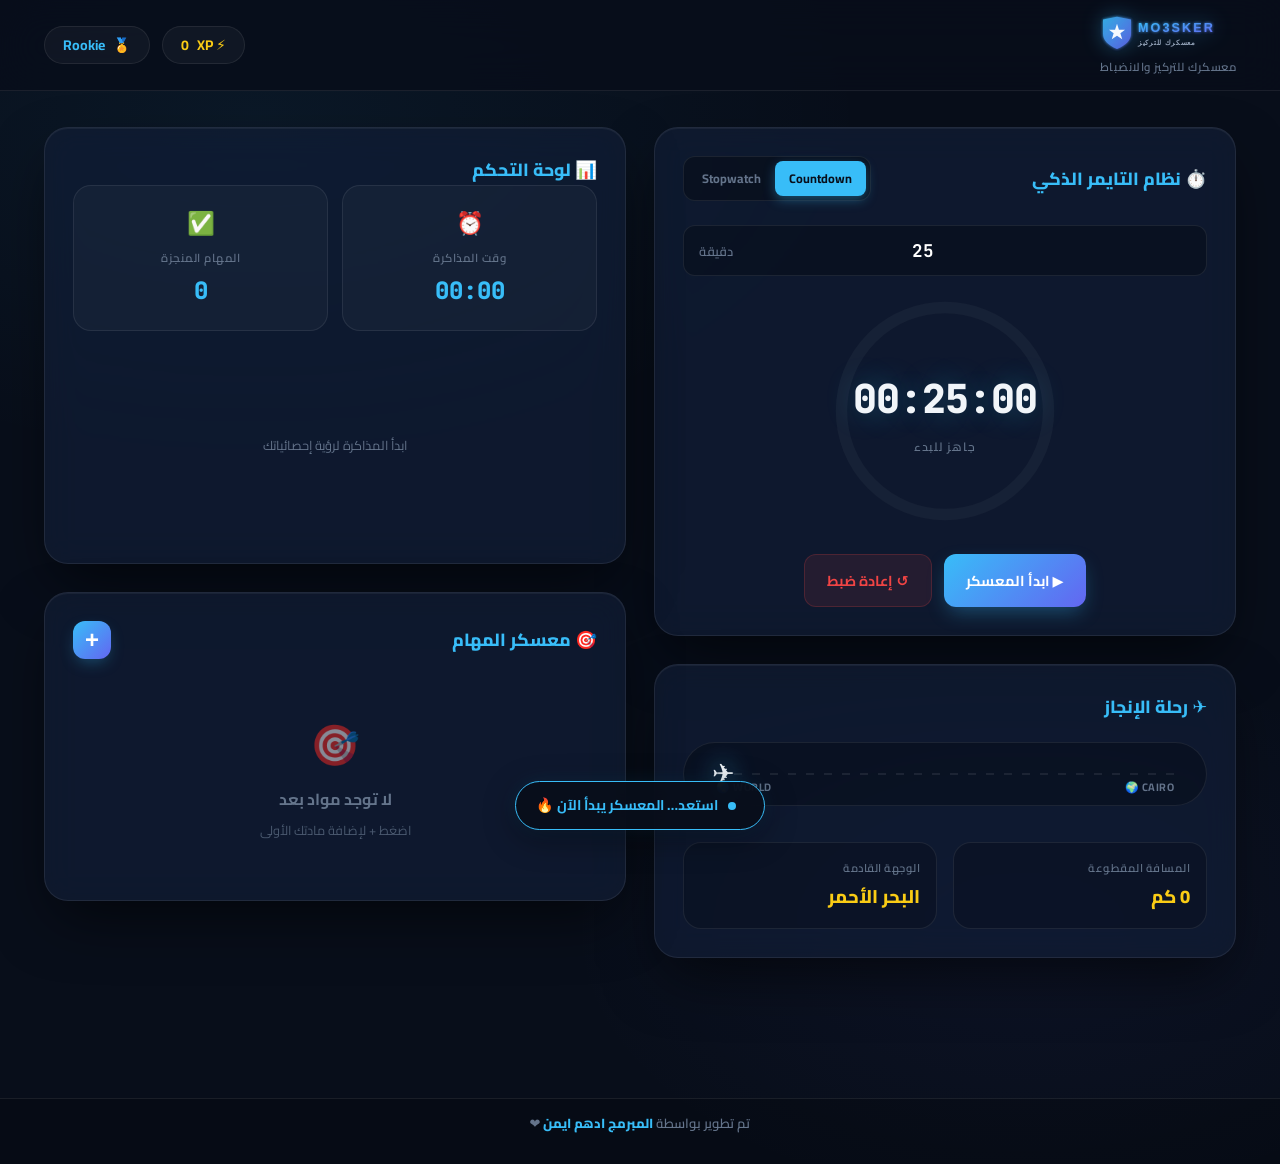
<file: index.html>
<!DOCTYPE html>
<html lang="ar" dir="rtl">
<head>
    <meta charset="UTF-8">
    <meta name="viewport" content="width=device-width, initial-scale=1.0">
    <meta name="theme-color" content="#38bdf8">
    <meta name="description" content="معسكرك الرقمي للتركيز والانضباط في المذاكرة">
    <meta name="apple-mobile-web-app-capable" content="yes">
    <meta name="apple-mobile-web-app-status-bar-style" content="black-translucent">
    <meta name="apple-mobile-web-app-title" content="MO3SKER">
    <title>MO3SKER — معسكرك للتركيز والانضباط</title>
    <link rel="manifest" href="./manifest.json">
    <link rel="preconnect" href="https://fonts.googleapis.com">
    <link rel="preconnect" href="https://fonts.gstatic.com" crossorigin>
    <link rel="stylesheet" href="https://fonts.googleapis.com/css2?family=Orbitron:wght@700;900&family=Cairo:wght@400;600;700;900&family=JetBrains+Mono:wght@700&display=swap">
    <link rel="stylesheet" href="./style.css">
</head>
<body>
<div id="app">

    <!-- PWA Install Banner -->
    <div id="pwa-banner" class="pwa-banner" style="display:none;">
        <div class="pwa-banner-content">
            <div class="pwa-icon-wrap">
                <img src="./logo.svg" alt="Logo" width="36" height="36">
            </div>
            <div class="pwa-text">
                <strong>ثبّت MO3SKER على جهازك</strong>
                <span>تجربة أفضل وعمل بدون إنترنت</span>
            </div>
            <div class="pwa-actions">
                <button id="pwa-install-btn" class="btn btn-primary btn-sm">تثبيت الآن</button>
                <button id="pwa-dismiss-btn" class="pwa-close">✕</button>
            </div>
        </div>
    </div>

    <!-- Header -->
    <header class="glass-header">
        <div class="header-content container">
            <div class="logo-area">
                <img src="./logo.svg" alt="MO3SKER" class="logo-img">
                <p class="tagline">معسكرك للتركيز والانضباط</p>
            </div>
            <div class="user-stats-header">
                <div class="stat-pill xp-pill">
                    <span>⚡ XP</span>
                    <span id="total-xp">0</span>
                </div>
                <div class="stat-pill level-pill">
                    <span>🏅</span>
                    <span id="user-level">Rookie</span>
                </div>
            </div>
        </div>
    </header>

    <main class="container main-layout">
        <!-- Left Column -->
        <div class="column">

            <!-- Timer Card -->
            <section class="card timer-card glass">
                <div class="card-header">
                    <h2 class="card-title">⏱️ نظام التايمر الذكي</h2>
                    <div class="timer-mode-toggle">
                        <button id="mode-countdown" class="active">Countdown</button>
                        <button id="mode-stopwatch">Stopwatch</button>
                    </div>
                </div>
                <div id="countdown-setup" class="setup-area">
                    <div class="input-wrapper">
                        <input type="number" id="timer-input" placeholder="الدقائق" min="1" max="240" value="25">
                        <span class="input-suffix">دقيقة</span>
                    </div>
                </div>
                <div class="timer-display-container">
                    <div id="timer-display" class="timer-text">00:25:00</div>
                    <div class="timer-status-label" id="timer-status">جاهز للبدء</div>
                    <div class="timer-progress-ring">
                        <svg viewBox="0 0 100 100">
                            <circle class="ring-bg" cx="50" cy="50" r="45"></circle>
                            <circle id="ring-progress" class="ring-fg" cx="50" cy="50" r="45"></circle>
                        </svg>
                    </div>
                </div>
                <div class="timer-controls">
                    <button id="timer-start" class="btn btn-primary">▶ ابدأ المعسكر</button>
                    <button id="timer-pause" class="btn btn-secondary" style="display:none;">⏸ إيقاف مؤقت</button>
                    <button id="timer-reset" class="btn btn-danger">↺ إعادة ضبط</button>
                </div>
            </section>

            <!-- Flight Card -->
            <section class="card flight-card glass">
                <h2 class="card-title">✈️ رحلة الإنجاز</h2>
                <div class="flight-track-container">
                    <div class="track-line"></div>
                    <div id="plane-trail" class="plane-trail"></div>
                    <div id="plane" class="plane">✈️</div>
                    <div class="track-labels">
                        <span class="label-start">Cairo 🌍</span>
                        <span class="label-end">World 🌏</span>
                    </div>
                </div>
                <div class="flight-info">
                    <div class="info-item">
                        <span class="label">المسافة المقطوعة</span>
                        <span id="flight-distance" class="value">0 كم</span>
                    </div>
                    <div class="info-item">
                        <span class="label">الوجهة القادمة</span>
                        <span id="next-destination" class="value">البحر الأحمر</span>
                    </div>
                </div>
            </section>
        </div>

        <!-- Right Column -->
        <div class="column">

            <!-- Analytics Card -->
            <section class="card analytics-card glass">
                <h2 class="card-title">📊 لوحة التحكم</h2>
                <div class="stats-grid">
                    <div class="stat-box">
                        <span class="stat-icon">⏰</span>
                        <span class="label">وقت المذاكرة</span>
                        <span id="stat-total-time" class="value">00:00</span>
                    </div>
                    <div class="stat-box">
                        <span class="stat-icon">✅</span>
                        <span class="label">المهام المنجزة</span>
                        <span id="stat-tasks-done" class="value">0</span>
                    </div>
                </div>
                <div class="chart-container">
                    <canvas id="activity-chart"></canvas>
                    <p class="chart-empty" id="chart-empty">ابدأ المذاكرة لرؤية إحصائياتك</p>
                </div>
            </section>

            <!-- Camp Card -->
            <section class="card camp-card glass">
                <div class="card-header">
                    <h2 class="card-title">🎯 معسكر المهام</h2>
                    <button id="add-subject-btn" class="btn-icon" title="إضافة مادة">+</button>
                </div>
                <div id="subjects-container" class="subjects-list"></div>
                <div class="camp-empty" id="camp-empty">
                    <div class="empty-icon">🎯</div>
                    <p>لا توجد مواد بعد</p>
                    <small>اضغط + لإضافة مادتك الأولى</small>
                </div>
            </section>
        </div>
    </main>

    <!-- Motivation Bar -->
    <div id="motivation-engine" class="motivation-bar">
        <div class="motivation-inner">
            <span class="motivation-pulse"></span>
            <p id="motivation-text">استعد… المعسكر يبدأ الآن 🔥</p>
        </div>
    </div>

    <!-- Footer -->
    <footer class="app-footer">
        <p class="footer-credit">تم تطوير بواسطة <span class="dev-name">المبرمج ادهم ايمن</span> ❤️</p>
    </footer>

    <!-- Modal -->
    <div id="modal-overlay" class="modal-overlay" style="display:none;">
        <div class="modal glass">
            <div class="modal-header">
                <h3 id="modal-title">إضافة مادة جديدة</h3>
                <button class="modal-close-btn" id="modal-close">✕</button>
            </div>
            <div id="modal-content">
                <div class="form-group">
                    <label class="form-label">اسم المادة *</label>
                    <input type="text" id="subject-name-input" placeholder="مثال: الرياضيات">
                </div>
                <div class="form-group">
                    <label class="form-label">عدد المهام *</label>
                    <input type="number" id="subject-tasks-input" placeholder="عدد المهام" min="1" max="20" value="3">
                </div>
                <div class="form-group">
                    <label class="form-label">رابط صورة (اختياري)</label>
                    <input type="text" id="subject-image-input" placeholder="https://...">
                </div>
            </div>
            <div class="modal-actions">
                <button id="modal-confirm" class="btn btn-primary">✓ تأكيد الإضافة</button>
                <button id="modal-cancel" class="btn btn-secondary">إلغاء</button>
            </div>
        </div>
    </div>

    <!-- Level Up -->
    <div id="level-up-notif" class="level-up-notif" style="display:none;">
        <div class="notif-content">
            <div class="glow"></div>
            <div class="level-stars">⭐⭐⭐</div>
            <h2>Level Up!</h2>
            <p id="new-level-name">Warrior</p>
            <small>استمر في الإنجاز!</small>
        </div>
    </div>

    <!-- Confetti -->
    <canvas id="confetti-canvas"></canvas>
</div>

<script src="./script.js"></script>
</body>
</html>
</file>
<file: style.css>
/* =========================================
   MO3SKER — Ultra Modern UI 2026
   تطوير بواسطة المبرمج ادهم ايمن
   ========================================= */

/* ===== CSS Variables ===== */
:root {
    --bg-color: #080e1a;
    --bg-secondary: #0d1525;
    --card-bg: rgba(18, 28, 50, 0.75);
    --primary: #38bdf8;
    --primary-glow: rgba(56, 189, 248, 0.35);
    --primary-dark: #0ea5e9;
    --secondary: #6366f1;
    --secondary-glow: rgba(99, 102, 241, 0.3);
    --accent: #facc15;
    --accent-glow: rgba(250, 204, 21, 0.35);
    --success: #22c55e;
    --success-glow: rgba(34, 197, 94, 0.3);
    --danger: #ef4444;
    --danger-glow: rgba(239, 68, 68, 0.2);
    --text-main: #f1f5f9;
    --text-dim: #64748b;
    --text-mid: #94a3b8;
    --glass-border: rgba(255, 255, 255, 0.08);
    --glass-border-hover: rgba(56, 189, 248, 0.4);
    --transition: all 0.35s cubic-bezier(0.4, 0, 0.2, 1);
    --shadow-deep: 0 25px 60px -12px rgba(0, 0, 0, 0.6);
    --shadow-glow: 0 0 40px rgba(56, 189, 248, 0.12);
    --font-display: 'Orbitron', 'Cairo', sans-serif;
    --font-body: 'Cairo', system-ui, sans-serif;
    --font-mono: 'JetBrains Mono', monospace;
    --radius-sm: 12px;
    --radius-md: 18px;
    --radius-lg: 24px;
    --radius-xl: 32px;
}

/* ===== Reset & Base ===== */
*, *::before, *::after {
    box-sizing: border-box;
    margin: 0;
    padding: 0;
    -webkit-tap-highlight-color: transparent;
}

html {
    scroll-behavior: smooth;
}

body {
    background-color: var(--bg-color);
    background-image:
        radial-gradient(ellipse 80% 50% at 20% 10%, rgba(56, 189, 248, 0.06) 0%, transparent 60%),
        radial-gradient(ellipse 60% 40% at 80% 80%, rgba(99, 102, 241, 0.05) 0%, transparent 60%);
    color: var(--text-main);
    font-family: var(--font-body);
    font-size: 16px;
    line-height: 1.6;
    overflow-x: hidden;
    min-height: 100vh;
}

/* ===== Container ===== */
.container {
    max-width: 1240px;
    margin: 0 auto;
    padding: 0 24px;
}

/* ===== Glassmorphism ===== */
.glass {
    background: var(--card-bg);
    backdrop-filter: blur(16px) saturate(180%);
    -webkit-backdrop-filter: blur(16px) saturate(180%);
    border: 1px solid var(--glass-border);
    border-radius: var(--radius-lg);
    box-shadow: var(--shadow-deep), inset 0 1px 0 rgba(255,255,255,0.05);
}

/* ===== PWA Install Banner ===== */
.pwa-banner {
    position: fixed;
    top: 0;
    left: 0;
    right: 0;
    z-index: 999;
    background: linear-gradient(135deg, rgba(14, 165, 233, 0.95), rgba(99, 102, 241, 0.95));
    backdrop-filter: blur(12px);
    padding: 12px 20px;
    animation: slideDown 0.4s ease-out;
}

@keyframes slideDown {
    from { transform: translateY(-100%); opacity: 0; }
    to { transform: translateY(0); opacity: 1; }
}

.pwa-banner-content {
    max-width: 1240px;
    margin: 0 auto;
    display: flex;
    align-items: center;
    gap: 16px;
    flex-wrap: wrap;
}

.pwa-icon-wrap img {
    border-radius: 8px;
    filter: brightness(0) invert(1);
}

.pwa-text {
    flex: 1;
    min-width: 200px;
}

.pwa-text strong {
    display: block;
    font-size: 0.95rem;
    font-weight: 700;
    color: white;
}

.pwa-text span {
    font-size: 0.8rem;
    color: rgba(255,255,255,0.8);
}

.pwa-actions {
    display: flex;
    align-items: center;
    gap: 10px;
}

.btn-sm {
    padding: 8px 18px !important;
    font-size: 0.85rem !important;
    background: white !important;
    color: #0ea5e9 !important;
}

.pwa-close {
    background: rgba(255,255,255,0.2);
    border: none;
    color: white;
    width: 30px;
    height: 30px;
    border-radius: 50%;
    cursor: pointer;
    font-size: 0.85rem;
    transition: var(--transition);
    display: flex;
    align-items: center;
    justify-content: center;
}

.pwa-close:hover {
    background: rgba(255,255,255,0.35);
}

/* ===== Header ===== */
.glass-header {
    position: sticky;
    top: 0;
    z-index: 100;
    background: rgba(8, 14, 26, 0.85);
    backdrop-filter: blur(20px);
    -webkit-backdrop-filter: blur(20px);
    border-bottom: 1px solid var(--glass-border);
    padding: 14px 0;
    transition: var(--transition);
}

.header-content {
    display: flex;
    justify-content: space-between;
    align-items: center;
    gap: 16px;
}

/* ===== Logo ===== */
.logo-area {
    display: flex;
    flex-direction: column;
    gap: 2px;
}

.logo-img {
    height: 42px;
    width: auto;
    filter: drop-shadow(0 0 10px var(--primary-glow));
    transition: var(--transition);
}

.logo-img:hover {
    filter: drop-shadow(0 0 18px var(--primary-glow)) brightness(1.1);
}

.tagline {
    font-size: 0.72rem;
    color: var(--text-dim);
    font-weight: 600;
    letter-spacing: 0.5px;
}

/* ===== Header Stats ===== */
.user-stats-header {
    display: flex;
    gap: 12px;
    align-items: center;
}

.stat-pill {
    padding: 7px 18px;
    border-radius: 99px;
    font-size: 0.88rem;
    font-weight: 700;
    display: flex;
    align-items: center;
    gap: 8px;
    background: rgba(255, 255, 255, 0.04);
    border: 1px solid var(--glass-border);
    transition: var(--transition);
}

.stat-pill:hover {
    border-color: var(--glass-border-hover);
    background: rgba(56, 189, 248, 0.05);
}

.xp-pill { color: var(--accent); }
.level-pill { color: var(--primary); }

/* ===== Main Layout ===== */
.main-layout {
    display: grid;
    grid-template-columns: 1fr 1fr;
    gap: 28px;
    padding: 36px 24px 120px;
}

.column {
    display: flex;
    flex-direction: column;
    gap: 28px;
}

/* ===== Cards ===== */
.card {
    padding: 28px;
    transition: var(--transition);
    position: relative;
    overflow: hidden;
}

.card::before {
    content: '';
    position: absolute;
    top: 0;
    left: 0;
    right: 0;
    height: 2px;
    background: linear-gradient(90deg, transparent, var(--primary), transparent);
    opacity: 0;
    transition: var(--transition);
}

.card:hover::before {
    opacity: 0.7;
}

.card:hover {
    transform: translateY(-4px);
    border-color: rgba(56, 189, 248, 0.25);
    box-shadow: var(--shadow-deep), var(--shadow-glow);
}

.card-header {
    display: flex;
    justify-content: space-between;
    align-items: center;
    margin-bottom: 24px;
}

.card-title {
    font-size: 1.1rem;
    font-weight: 800;
    color: var(--primary);
    display: flex;
    align-items: center;
    gap: 8px;
    font-family: var(--font-body);
}

/* ===== Timer ===== */
.timer-mode-toggle {
    display: flex;
    background: rgba(0, 0, 0, 0.3);
    padding: 4px;
    border-radius: var(--radius-sm);
    border: 1px solid var(--glass-border);
}

.timer-mode-toggle button {
    padding: 6px 14px;
    border: none;
    background: none;
    color: var(--text-dim);
    font-size: 0.78rem;
    font-weight: 700;
    cursor: pointer;
    border-radius: 8px;
    transition: var(--transition);
    font-family: var(--font-body);
    white-space: nowrap;
}

.timer-mode-toggle button.active {
    background: var(--primary);
    color: var(--bg-color);
    box-shadow: 0 4px 12px var(--primary-glow);
}

/* Input Wrapper */
.setup-area {
    margin-bottom: 20px;
}

.input-wrapper {
    position: relative;
    display: flex;
    align-items: center;
}

#timer-input {
    width: 100%;
    background: rgba(0, 0, 0, 0.25);
    border: 1px solid var(--glass-border);
    padding: 13px 60px 13px 16px;
    border-radius: var(--radius-sm);
    color: white;
    text-align: center;
    font-size: 1.1rem;
    font-weight: 700;
    font-family: var(--font-mono);
    outline: none;
    transition: var(--transition);
    -moz-appearance: textfield;
}

#timer-input::-webkit-inner-spin-button,
#timer-input::-webkit-outer-spin-button {
    -webkit-appearance: none;
}

#timer-input:focus {
    border-color: var(--primary);
    box-shadow: 0 0 0 3px var(--primary-glow);
}

.input-suffix {
    position: absolute;
    left: 16px;
    color: var(--text-dim);
    font-size: 0.8rem;
    font-weight: 600;
    pointer-events: none;
}

/* Timer Ring */
.timer-display-container {
    position: relative;
    width: 230px;
    height: 230px;
    margin: 0 auto 28px;
    display: flex;
    flex-direction: column;
    align-items: center;
    justify-content: center;
}

.timer-text {
    font-size: 2.5rem;
    font-weight: 900;
    font-family: var(--font-mono);
    z-index: 2;
    color: var(--text-main);
    text-shadow: 0 0 30px rgba(56, 189, 248, 0.3);
    letter-spacing: -1px;
}

.timer-status-label {
    font-size: 0.75rem;
    color: var(--text-dim);
    font-weight: 600;
    z-index: 2;
    margin-top: 6px;
    text-transform: uppercase;
    letter-spacing: 1px;
}

.timer-progress-ring {
    position: absolute;
    top: 0;
    left: 0;
    width: 100%;
    height: 100%;
    transform: rotate(-90deg);
}

.ring-bg {
    fill: none;
    stroke: rgba(255, 255, 255, 0.04);
    stroke-width: 5;
}

.ring-fg {
    fill: none;
    stroke: var(--primary);
    stroke-width: 5;
    stroke-linecap: round;
    stroke-dasharray: 283;
    stroke-dashoffset: 283;
    transition: stroke-dashoffset 1s linear;
    filter: drop-shadow(0 0 8px var(--primary-glow));
}

/* Timer Controls */
.timer-controls {
    display: flex;
    gap: 12px;
    justify-content: center;
    flex-wrap: wrap;
}

/* ===== Buttons ===== */
.btn {
    padding: 12px 22px;
    border-radius: var(--radius-sm);
    border: none;
    font-weight: 700;
    cursor: pointer;
    transition: var(--transition);
    font-family: var(--font-body);
    font-size: 0.9rem;
    display: inline-flex;
    align-items: center;
    gap: 6px;
    white-space: nowrap;
}

.btn-primary {
    background: linear-gradient(135deg, var(--primary), var(--secondary));
    color: white;
    box-shadow: 0 8px 20px -4px var(--primary-glow);
}

.btn-primary:hover {
    transform: translateY(-2px);
    box-shadow: 0 12px 28px -4px var(--primary-glow);
    filter: brightness(1.1);
}

.btn-secondary {
    background: rgba(255, 255, 255, 0.06);
    color: var(--text-main);
    border: 1px solid var(--glass-border);
}

.btn-secondary:hover {
    background: rgba(255, 255, 255, 0.1);
    border-color: var(--primary);
    transform: translateY(-2px);
}

.btn-danger {
    background: rgba(239, 68, 68, 0.1);
    color: var(--danger);
    border: 1px solid rgba(239, 68, 68, 0.2);
}

.btn-danger:hover {
    background: rgba(239, 68, 68, 0.18);
    transform: translateY(-2px);
}

/* ===== Flight System ===== */
.flight-track-container {
    height: 64px;
    background: rgba(0, 0, 0, 0.25);
    border-radius: 32px;
    position: relative;
    margin: 20px 0 36px;
    overflow: hidden;
    padding: 0 32px;
    display: flex;
    align-items: center;
    border: 1px solid var(--glass-border);
}

.track-line {
    position: absolute;
    left: 32px;
    right: 32px;
    height: 2px;
    background: repeating-linear-gradient(
        90deg,
        var(--glass-border) 0,
        var(--glass-border) 8px,
        transparent 8px,
        transparent 18px
    );
}

.plane {
    position: absolute;
    left: 32px;
    font-size: 1.7rem;
    z-index: 5;
    transition: left 0.6s cubic-bezier(0.4, 0, 0.2, 1);
    filter: drop-shadow(0 0 12px var(--primary));
}

.plane-trail {
    position: absolute;
    left: 32px;
    height: 3px;
    background: linear-gradient(90deg, transparent, var(--primary), var(--secondary));
    border-radius: 2px;
    width: 0;
    opacity: 0.6;
    transition: width 0.6s cubic-bezier(0.4, 0, 0.2, 1);
}

.track-labels {
    position: absolute;
    bottom: 8px;
    left: 32px;
    right: 32px;
    display: flex;
    justify-content: space-between;
    font-size: 0.68rem;
    font-weight: 700;
    color: var(--text-dim);
    text-transform: uppercase;
    letter-spacing: 0.5px;
}

.flight-info {
    display: grid;
    grid-template-columns: 1fr 1fr;
    gap: 16px;
}

.info-item {
    background: rgba(0, 0, 0, 0.2);
    padding: 16px;
    border-radius: var(--radius-md);
    border: 1px solid var(--glass-border);
    transition: var(--transition);
}

.info-item:hover {
    border-color: rgba(56, 189, 248, 0.2);
}

.info-item .label {
    display: block;
    font-size: 0.7rem;
    color: var(--text-dim);
    margin-bottom: 6px;
    font-weight: 600;
    text-transform: uppercase;
    letter-spacing: 0.5px;
}

.info-item .value {
    font-size: 1.15rem;
    font-weight: 800;
    color: var(--accent);
}

/* ===== Analytics ===== */
.stats-grid {
    display: grid;
    grid-template-columns: 1fr 1fr;
    gap: 14px;
    margin-bottom: 24px;
}

.stat-box {
    background: rgba(255, 255, 255, 0.03);
    padding: 20px 16px;
    border-radius: var(--radius-md);
    border: 1px solid var(--glass-border);
    text-align: center;
    transition: var(--transition);
    display: flex;
    flex-direction: column;
    align-items: center;
    gap: 4px;
}

.stat-box:hover {
    border-color: rgba(56, 189, 248, 0.2);
    background: rgba(56, 189, 248, 0.04);
}

.stat-icon {
    font-size: 1.4rem;
    margin-bottom: 4px;
}

.stat-box .label {
    font-size: 0.72rem;
    color: var(--text-dim);
    font-weight: 600;
    text-transform: uppercase;
    letter-spacing: 0.5px;
}

.stat-box .value {
    font-size: 1.5rem;
    font-weight: 900;
    color: var(--primary);
    display: block;
    font-family: var(--font-mono);
}

.chart-container {
    height: 180px;
    width: 100%;
    position: relative;
}

.chart-empty {
    position: absolute;
    top: 50%;
    left: 50%;
    transform: translate(-50%, -50%);
    font-size: 0.8rem;
    color: var(--text-dim);
    text-align: center;
    pointer-events: none;
}

/* ===== Camp System ===== */
.btn-icon {
    width: 38px;
    height: 38px;
    border-radius: var(--radius-sm);
    background: linear-gradient(135deg, var(--primary), var(--secondary));
    color: white;
    border: none;
    font-size: 1.5rem;
    font-weight: 700;
    cursor: pointer;
    transition: var(--transition);
    display: flex;
    align-items: center;
    justify-content: center;
    box-shadow: 0 6px 16px -4px var(--primary-glow);
}

.btn-icon:hover {
    transform: scale(1.1) rotate(90deg);
    box-shadow: 0 8px 20px -4px var(--primary-glow);
}

.subjects-list {
    display: flex;
    flex-direction: column;
    gap: 14px;
}

.camp-empty {
    text-align: center;
    padding: 30px 20px;
    color: var(--text-dim);
}

.camp-empty .empty-icon {
    font-size: 2.5rem;
    margin-bottom: 10px;
    opacity: 0.5;
}

.camp-empty p {
    font-weight: 700;
    margin-bottom: 4px;
}

.camp-empty small {
    font-size: 0.8rem;
    opacity: 0.7;
}

.subject-card {
    background: rgba(0, 0, 0, 0.22);
    border: 1px solid var(--glass-border);
    border-radius: var(--radius-md);
    padding: 18px;
    transition: var(--transition);
    animation: fadeInUp 0.3s ease-out;
}

@keyframes fadeInUp {
    from { opacity: 0; transform: translateY(10px); }
    to { opacity: 1; transform: translateY(0); }
}

.subject-card:hover {
    border-color: rgba(56, 189, 248, 0.3);
    background: rgba(56, 189, 248, 0.03);
}

.subject-main {
    display: flex;
    gap: 14px;
    align-items: center;
    margin-bottom: 14px;
}

.subject-img {
    width: 48px;
    height: 48px;
    border-radius: var(--radius-sm);
    object-fit: cover;
    background: var(--card-bg);
    border: 1px solid var(--glass-border);
}

.subject-info {
    flex: 1;
}

.subject-info h4 {
    font-size: 0.95rem;
    font-weight: 800;
    color: var(--text-main);
    margin-bottom: 3px;
}

.subject-info p {
    font-size: 0.75rem;
    color: var(--text-dim);
    font-weight: 600;
}

.badge-done {
    font-size: 1.3rem;
    filter: drop-shadow(0 0 6px var(--success));
}

.tasks-grid {
    display: flex;
    flex-wrap: wrap;
    gap: 8px;
}

.task-dot {
    width: 34px;
    height: 34px;
    border-radius: 10px;
    background: rgba(255, 255, 255, 0.04);
    border: 1px solid var(--glass-border);
    cursor: pointer;
    display: flex;
    align-items: center;
    justify-content: center;
    font-size: 0.72rem;
    font-weight: 800;
    transition: var(--transition);
    color: var(--text-dim);
    user-select: none;
}

.task-dot:hover {
    border-color: var(--primary);
    color: var(--primary);
    transform: scale(1.1);
}

.task-dot.completed {
    background: linear-gradient(135deg, var(--success), #16a34a);
    color: white;
    border-color: var(--success);
    box-shadow: 0 0 12px var(--success-glow);
}

/* ===== Motivation Bar ===== */
.motivation-bar {
    position: fixed;
    bottom: 70px;
    left: 50%;
    transform: translateX(-50%);
    z-index: 90;
    max-width: calc(100vw - 40px);
}

.motivation-inner {
    background: rgba(8, 14, 26, 0.9);
    backdrop-filter: blur(16px);
    border: 1px solid var(--primary);
    padding: 12px 28px 12px 20px;
    border-radius: 99px;
    box-shadow: 0 8px 32px rgba(0, 0, 0, 0.4), 0 0 20px rgba(56, 189, 248, 0.1);
    display: flex;
    align-items: center;
    gap: 10px;
    white-space: nowrap;
    overflow: hidden;
    text-overflow: ellipsis;
    max-width: 100%;
}

.motivation-pulse {
    width: 8px;
    height: 8px;
    border-radius: 50%;
    background: var(--primary);
    flex-shrink: 0;
    animation: pulse 2s ease-in-out infinite;
}

@keyframes pulse {
    0%, 100% { opacity: 1; transform: scale(1); }
    50% { opacity: 0.5; transform: scale(0.7); }
}

.motivation-inner p {
    font-size: 0.88rem;
    font-weight: 700;
    color: var(--primary);
    overflow: hidden;
    text-overflow: ellipsis;
    white-space: nowrap;
}

/* ===== Footer ===== */
.app-footer {
    text-align: center;
    padding: 14px 20px 30px;
    background: rgba(0,0,0,0.2);
    border-top: 1px solid var(--glass-border);
    margin-top: 20px;
}

.footer-credit {
    font-size: 0.82rem;
    color: var(--text-dim);
    font-weight: 600;
}

.dev-name {
    color: var(--primary);
    font-weight: 800;
}

/* ===== Modal ===== */
.modal-overlay {
    position: fixed;
    inset: 0;
    background: rgba(0, 0, 0, 0.85);
    backdrop-filter: blur(8px);
    z-index: 200;
    display: flex;
    align-items: center;
    justify-content: center;
    padding: 20px;
    animation: fadeIn 0.2s ease-out;
}

@keyframes fadeIn {
    from { opacity: 0; }
    to { opacity: 1; }
}

.modal {
    max-width: 420px;
    width: 100%;
    padding: 30px;
    animation: slideUp 0.3s cubic-bezier(0.4, 0, 0.2, 1);
}

@keyframes slideUp {
    from { opacity: 0; transform: translateY(24px); }
    to { opacity: 1; transform: translateY(0); }
}

.modal-header {
    display: flex;
    justify-content: space-between;
    align-items: center;
    margin-bottom: 24px;
}

.modal-header h3 {
    font-size: 1.15rem;
    font-weight: 800;
    color: var(--primary);
}

.modal-close-btn {
    background: rgba(255,255,255,0.06);
    border: 1px solid var(--glass-border);
    color: var(--text-dim);
    width: 32px;
    height: 32px;
    border-radius: 50%;
    cursor: pointer;
    font-size: 0.85rem;
    transition: var(--transition);
    display: flex;
    align-items: center;
    justify-content: center;
}

.modal-close-btn:hover {
    background: rgba(239,68,68,0.15);
    color: var(--danger);
    border-color: var(--danger);
}

.form-group {
    margin-bottom: 16px;
}

.form-label {
    display: block;
    font-size: 0.78rem;
    font-weight: 700;
    color: var(--text-mid);
    margin-bottom: 8px;
    text-transform: uppercase;
    letter-spacing: 0.5px;
}

.modal input {
    width: 100%;
    background: rgba(0, 0, 0, 0.3);
    border: 1px solid var(--glass-border);
    padding: 12px 16px;
    border-radius: var(--radius-sm);
    color: white;
    font-family: var(--font-body);
    font-size: 0.95rem;
    outline: none;
    transition: var(--transition);
}

.modal input:focus {
    border-color: var(--primary);
    box-shadow: 0 0 0 3px var(--primary-glow);
    background: rgba(56, 189, 248, 0.04);
}

.modal input::placeholder {
    color: var(--text-dim);
}

.modal-actions {
    display: flex;
    gap: 10px;
    margin-top: 24px;
}

.modal-actions button {
    flex: 1;
}

/* ===== Level Up ===== */
.level-up-notif {
    position: fixed;
    inset: 0;
    z-index: 300;
    display: flex;
    align-items: center;
    justify-content: center;
    background: rgba(8, 14, 26, 0.92);
    backdrop-filter: blur(8px);
    animation: fadeIn 0.3s ease-out;
}

.notif-content {
    text-align: center;
    position: relative;
    padding: 40px;
    animation: bounceIn 0.5s cubic-bezier(0.4, 0, 0.2, 1);
}

@keyframes bounceIn {
    0% { transform: scale(0.5); opacity: 0; }
    70% { transform: scale(1.1); }
    100% { transform: scale(1); opacity: 1; }
}

.level-stars {
    font-size: 2rem;
    margin-bottom: 12px;
    animation: sparkle 0.6s ease-out;
}

@keyframes sparkle {
    0% { transform: scale(0) rotate(-30deg); opacity: 0; }
    100% { transform: scale(1) rotate(0); opacity: 1; }
}

.notif-content h2 {
    font-size: 3.5rem;
    font-weight: 900;
    color: var(--accent);
    text-shadow: 0 0 40px var(--accent-glow);
    font-family: var(--font-display);
    margin-bottom: 10px;
}

.notif-content p {
    font-size: 1.8rem;
    font-weight: 800;
    color: white;
    margin-bottom: 8px;
}

.notif-content small {
    font-size: 0.9rem;
    color: var(--text-dim);
}

.glow {
    position: absolute;
    top: 50%;
    left: 50%;
    transform: translate(-50%, -50%);
    width: 350px;
    height: 350px;
    background: var(--accent);
    filter: blur(120px);
    opacity: 0.15;
    z-index: -1;
    border-radius: 50%;
}

/* ===== Confetti Canvas ===== */
#confetti-canvas {
    position: fixed;
    inset: 0;
    pointer-events: none;
    z-index: 250;
}

/* ===== Animations ===== */
@keyframes float {
    0%, 100% { transform: translateY(0); }
    50% { transform: translateY(-12px); }
}

.plane.flying {
    animation: float 2.5s ease-in-out infinite;
}

/* ===== Responsive — Tablet ===== */
@media (max-width: 1024px) {
    .main-layout {
        gap: 20px;
        padding: 28px 16px 120px;
    }
}

/* ===== Responsive — Mobile ===== */
@media (max-width: 768px) {
    .main-layout {
        grid-template-columns: 1fr;
        padding: 20px 16px 130px;
        gap: 18px;
    }

    .card {
        padding: 22px 18px;
    }

    .timer-display-container {
        width: 200px;
        height: 200px;
    }

    .timer-text {
        font-size: 2.1rem;
    }

    .user-stats-header {
        gap: 8px;
    }

    .stat-pill {
        padding: 6px 12px;
        font-size: 0.8rem;
    }

    .logo-img {
        height: 34px;
    }

    .tagline {
        display: none;
    }

    .timer-controls {
        gap: 8px;
    }

    .btn {
        padding: 10px 16px;
        font-size: 0.85rem;
    }

    .pwa-banner-content {
        flex-wrap: wrap;
        gap: 10px;
    }

    .motivation-bar {
        bottom: 14px;
        max-width: calc(100vw - 30px);
    }

    .motivation-inner {
        padding: 10px 20px 10px 16px;
    }

    .motivation-inner p {
        font-size: 0.8rem;
    }

    .stats-grid {
        grid-template-columns: 1fr 1fr;
        gap: 10px;
    }
}

/* ===== Scrollbar ===== */
::-webkit-scrollbar {
    width: 6px;
}

::-webkit-scrollbar-track {
    background: var(--bg-color);
}

::-webkit-scrollbar-thumb {
    background: rgba(56, 189, 248, 0.3);
    border-radius: 3px;
}

::-webkit-scrollbar-thumb:hover {
    background: rgba(56, 189, 248, 0.5);
}

/* ===== Selection ===== */
::selection {
    background: var(--primary-glow);
    color: var(--primary);
}
</file>
